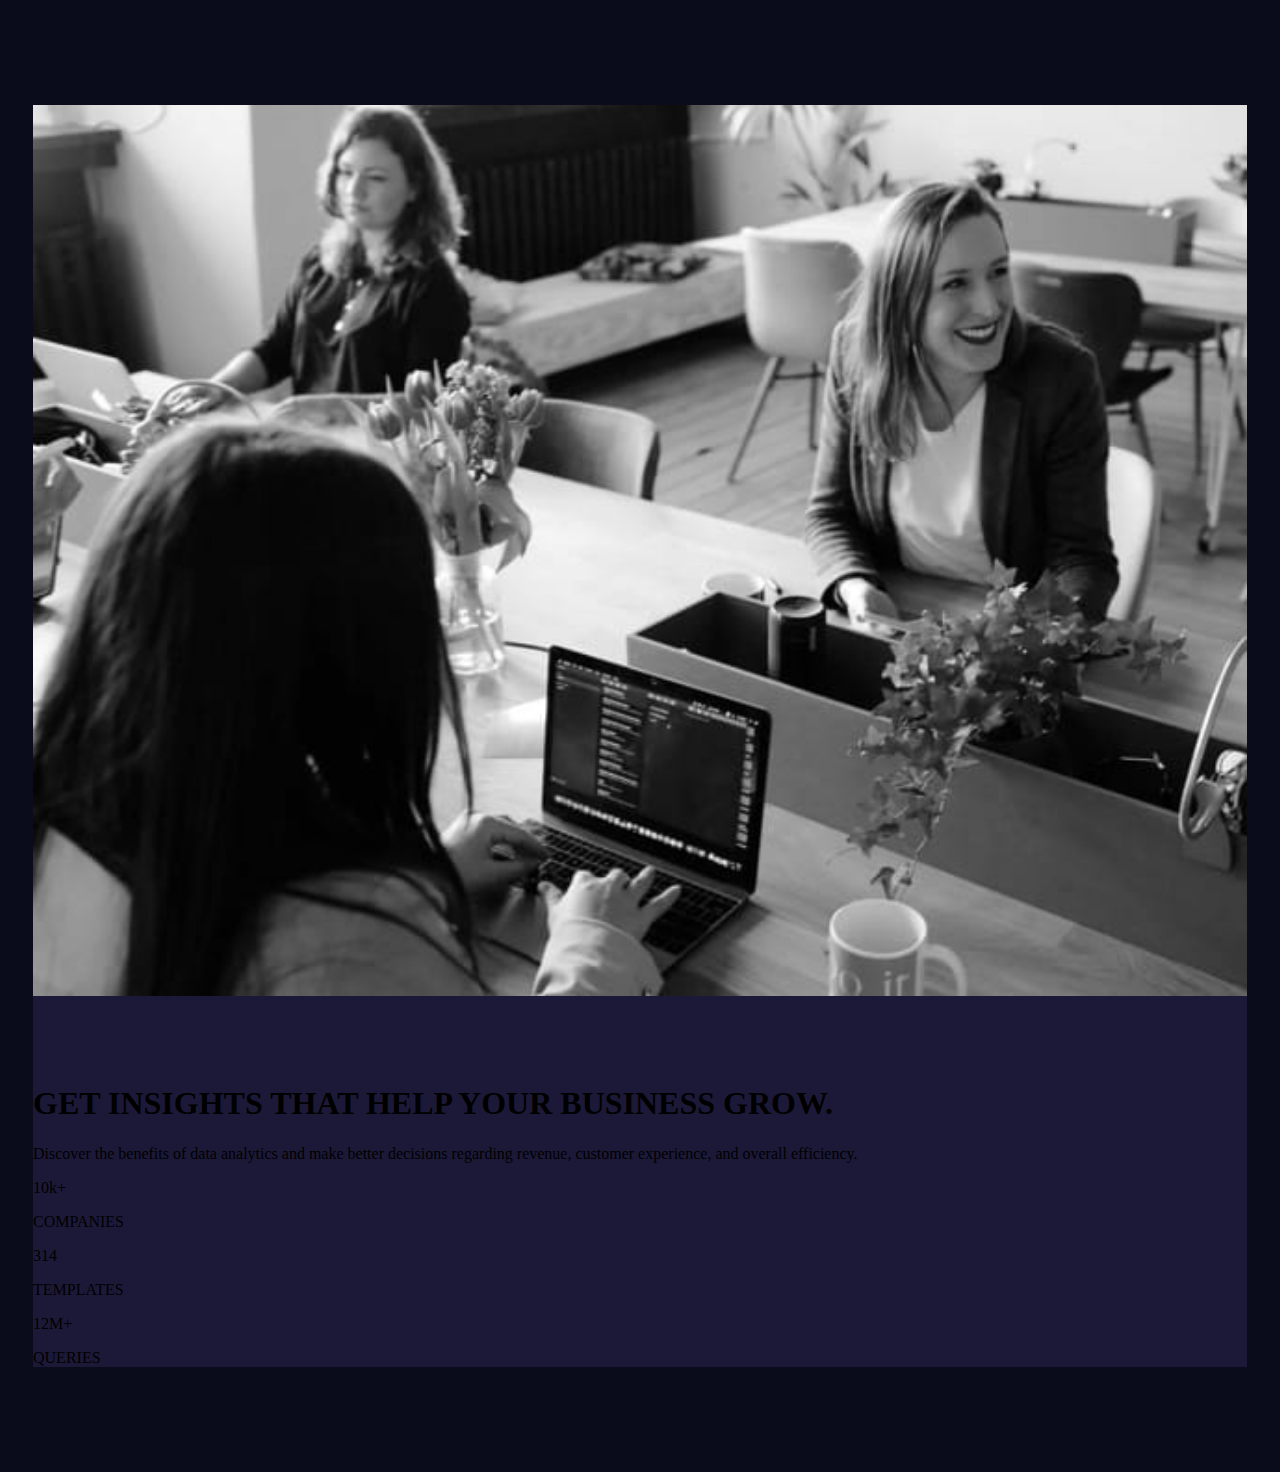
<file: challenge-1/index.html>
<!DOCTYPE html>
<html lang="en">
    <head>
        <meta charset="UTF-8" />
        <meta http-equiv="X-UA-Compatible" content="IE=edge" />
        <meta name="viewport" content="width=device-width, initial-scale=1.0" />
        <link rel="stylesheet" href="styles.css" />
        <title>Challenge 1</title>
    </head>
    <body>
        <div class="container">
            <div class="image">
                <img src="images/image-header-mobile.jpg" alt="header image" />
            </div>
            <div class="text">
                <h1>Get insights that help your business grow.</h1>
                <p>
                    Discover the benefits of data analytics and make better
                    decisions regarding revenue, customer experience, and
                    overall efficiency.
                </p>
                <div class="subtext">
                    <p class="subtext-heading">10k+</p>
                    <p class="subtext-text">COMPANIES</p>
                </div>
                <div class="subtext">
                    <p class="subtext-heading">314</p>
                    <p class="subtext-text">TEMPLATES</p>
                </div>
                <div class="subtext">
                    <p class="subtext-heading">12M+</p>
                    <p class="subtext-text">QUERIES</p>
                </div>
            </div>
        </div>
    </body>
</html>
</file>
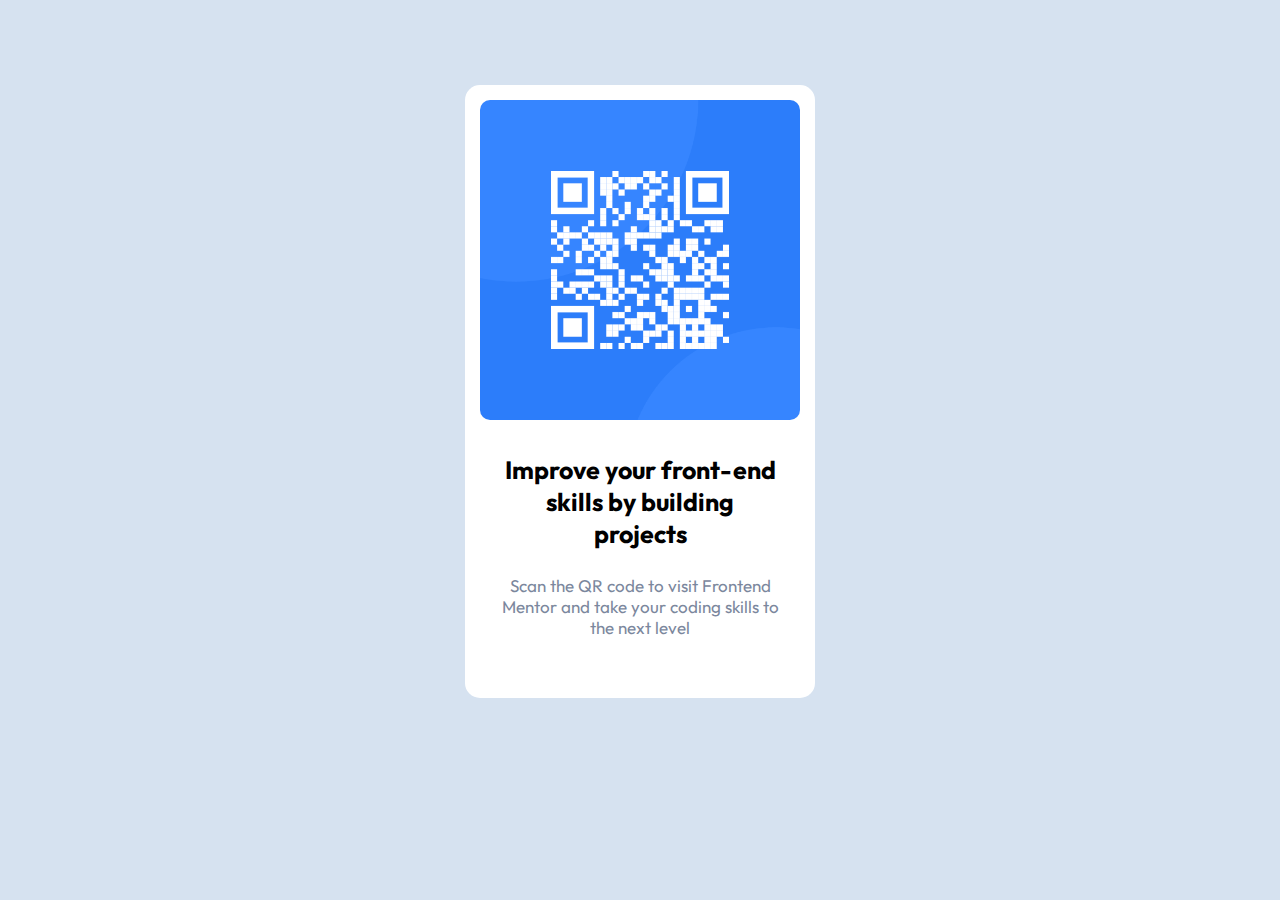
<file: qr-code-component-main/index.html>
<!DOCTYPE html>
<html lang="en">
    <head>
        <meta charset="UTF-8" />
        <meta name="viewport" content="width=device-width, initial-scale=1.0" />
        <link
            rel="icon"
            type="image/png"
            sizes="32x32"
            href="./images/favicon-32x32.png"
        />
        <link
            rel="stylesheet"
            href="https://fonts.googleapis.com/css?family=Outfit"
        />
        <link rel="stylesheet" href="./css/style.css" />
        <title>Frontend Mentor | QR code component</title>
    </head>
    <body>
        <div class="qr">
            <div class="qr-image-wrapper">
                <img src="./images/image-qr-code.png" alt="QR Code" />
            </div>
            <div class="qr-text">
                <h1 class="qr-heading">
                    Improve your front-end skills by building projects
                </h1>
                <p class="qr-description">
                    Scan the QR code to visit Frontend Mentor and take your
                    coding skills to the next level
                </p>
            </div>
        </div>
    </body>
</html>
</file>
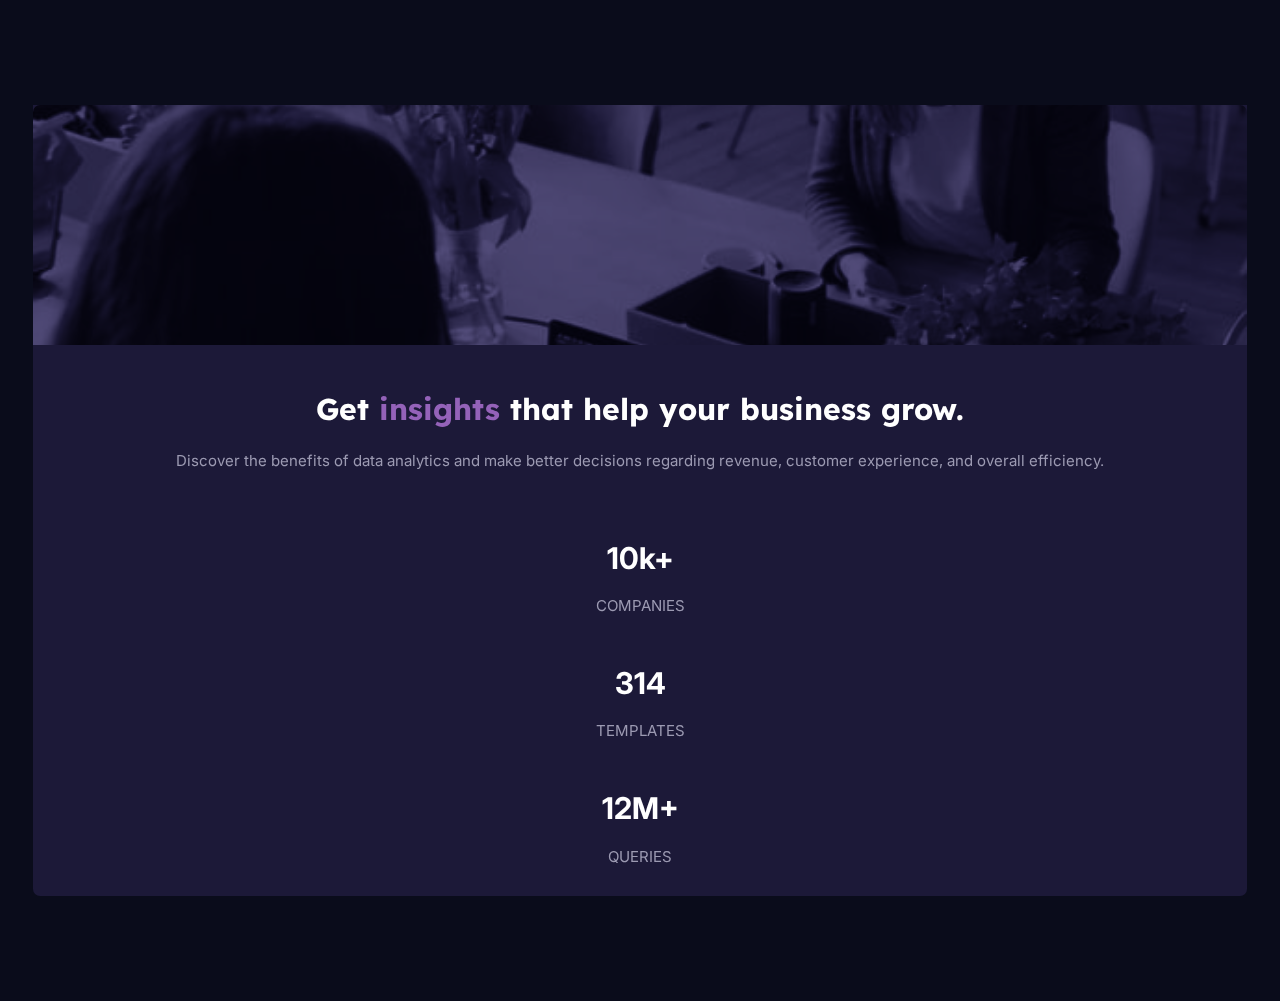
<file: Stats preview card component/index.html>
<!DOCTYPE html>
<html lang="en">
    <head>
        <meta charset="UTF-8" />
        <meta http-equiv="X-UA-Compatible" content="IE=edge" />
        <meta name="viewport" content="width=device-width, initial-scale=1.0" />
        <link
            rel="icon"
            type="image/png"
            sizes="32x32"
            href="./images/favicon-32x32.png"
        />
        <link
            rel="stylesheet"
            href="https://fonts.googleapis.com/css?family=Lexend Deca|Inter"
        />
        <link rel="stylesheet" href="styles.css" />
        <title>Status preview card component</title>
    </head>
    <body>
        <div class="container">
            <div class="image"></div>
            <div class="text">
                <div class="text-inner">
                    <h1 class="text-heading">
                        Get <span>insights</span> that help your business grow.
                    </h1>
                    <p class="description">
                        Discover the benefits of data analytics and make better
                        decisions regarding revenue, customer experience, and
                        overall efficiency.
                    </p>
                    <div class="subtext-wrapper">
                        <div class="subtext">
                            <h1 class="subtext-heading">10k+</h1>
                            <p class="subtext-text">Companies</p>
                        </div>
                        <div class="subtext">
                            <h1 class="subtext-heading">314</h1>
                            <p class="subtext-text">Templates</p>
                        </div>
                        <div class="subtext">
                            <h1 class="subtext-heading">12M+</h1>
                            <p class="subtext-text">Queries</p>
                        </div>
                    </div>
                </div>
            </div>
        </div>
    </body>
</html>
</file>
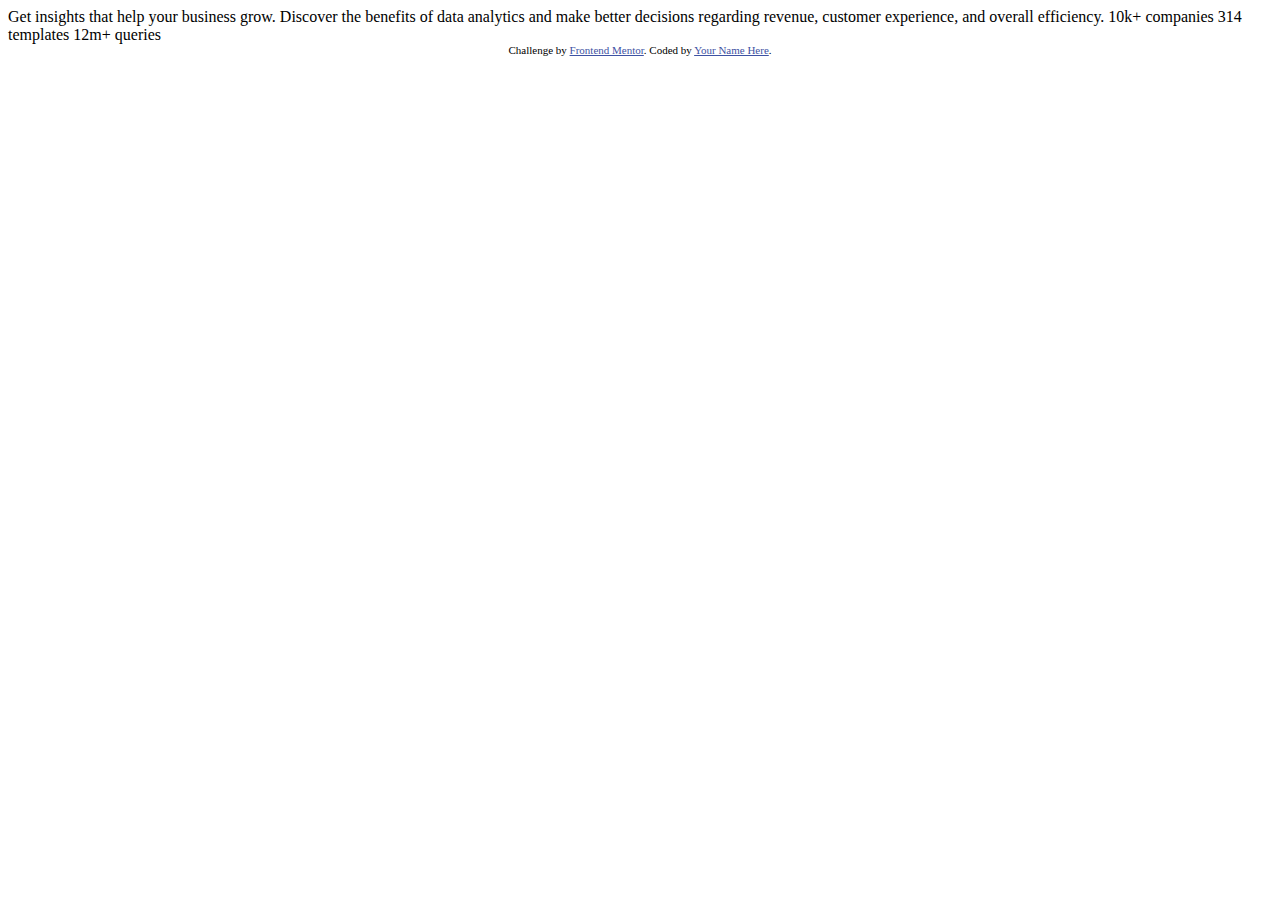
<file: challenge-1/assets/index.html>
<!DOCTYPE html>
<html lang="en">
<head>
  <meta charset="UTF-8">
  <meta name="viewport" content="width=device-width, initial-scale=1.0"> <!-- displays site properly based on user's device -->

  <link rel="icon" type="image/png" sizes="32x32" href="./images/favicon-32x32.png">
  
  <title>Frontend Mentor | Stats preview card component</title>

  <!-- Feel free to remove these styles or customise in your own stylesheet 👍 -->
  <style>
    .attribution { font-size: 11px; text-align: center; }
    .attribution a { color: hsl(228, 45%, 44%); }
  </style>
</head>
<body>

  Get insights that help your business grow.

  Discover the benefits of data analytics and make better decisions regarding revenue, customer 
  experience, and overall efficiency.

  10k+ companies
  314 templates
  12m+ queries

  <div class="attribution">
    Challenge by <a href="https://www.frontendmentor.io?ref=challenge" target="_blank">Frontend Mentor</a>. 
    Coded by <a href="#">Your Name Here</a>.
  </div>
</body>
</html>
</file>
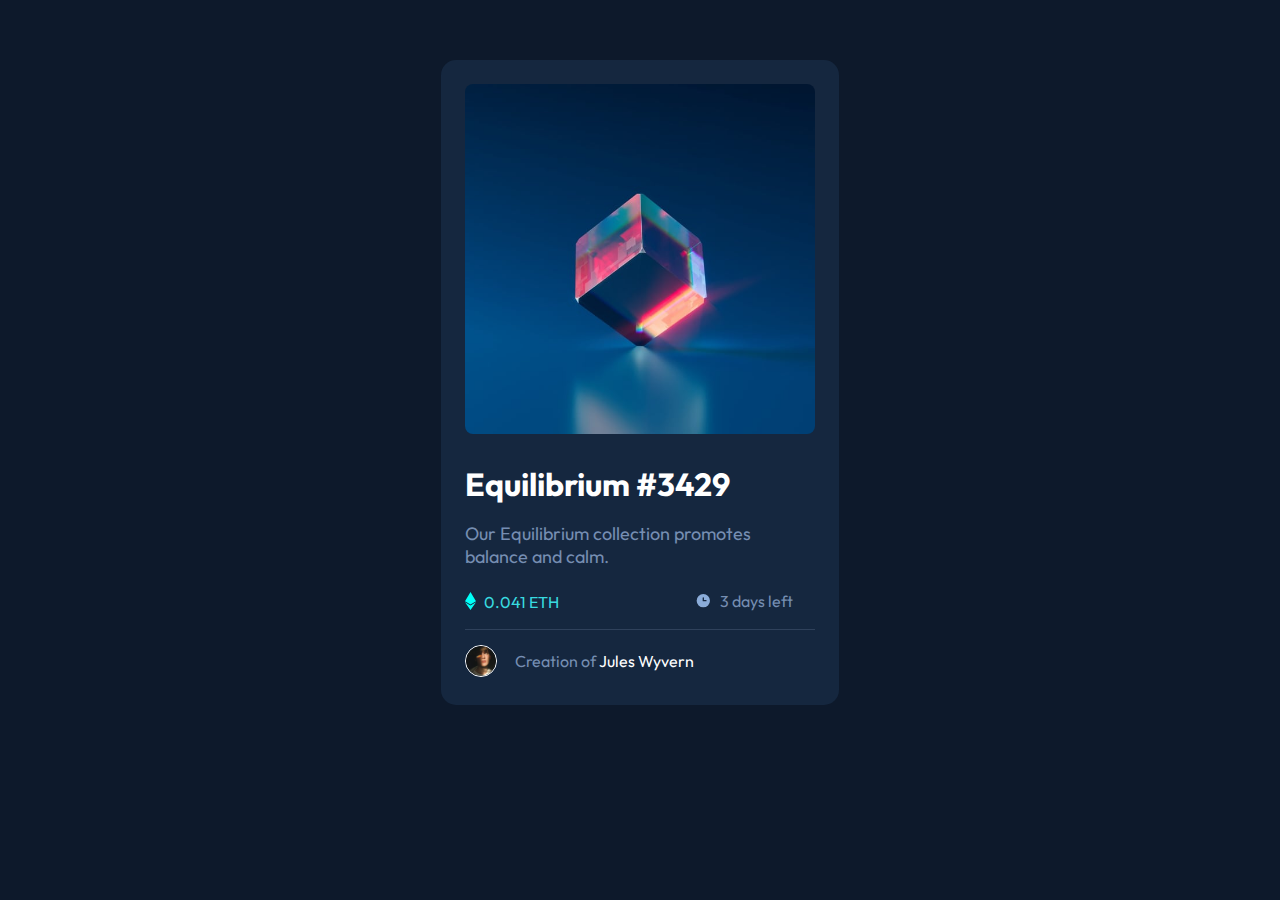
<file: nft-preview-card-component-main/nft-preview-card-component-main/index.html>
<!DOCTYPE html>
<html lang="en">
    <head>
        <meta charset="UTF-8" />
        <meta name="viewport" content="width=device-width, initial-scale=1.0" />
        <!-- displays site properly based on user's device -->

        <link
            rel="icon"
            type="image/png"
            sizes="32x32"
            href="./images/favicon-32x32.png"
        />
        <link
            rel="stylesheet"
            href="https://fonts.googleapis.com/css?family=Outfit"
        />
        <link rel="stylesheet" href="./css/styles.css" />

        <title>Frontend Mentor | NFT preview card component</title>
    </head>
    <body>
        <div class="nft">
            <div class="nft-image-wrapper">
                <div class="nft-overlay">
                    <img src="./images/icon-view.svg" alt="Icon View" />
                </div>
                <div class="nft-image">
                    <img
                        src="./images/image-equilibrium.jpg"
                        alt="Equilibrium"
                    />
                </div>
            </div>
            <div class="nft-text">
                <h1 class="nft-heading">Equilibrium #3429</h1>
                <p class="nft-description">
                    Our Equilibrium collection promotes balance and calm.
                </p>
                <div class="nft-info">
                    <div class="nft-eth">
                        <img src="./images/icon-ethereum.svg" alt="Icon ETH" />
                        <p>0.041 ETH</p>
                    </div>
                    <div class="nft-days">
                        <img src="./images/icon-clock.svg" alt="Icon Clock" />
                        <p>3 days left</p>
                    </div>
                </div>
                <div class="nft-author">
                    <img src="./images/image-avatar.png" alt="Avatar" />
                    <p>Creation of <span>Jules Wyvern</span></p>
                </div>
            </div>
        </div>
    </body>
</html>
</file>
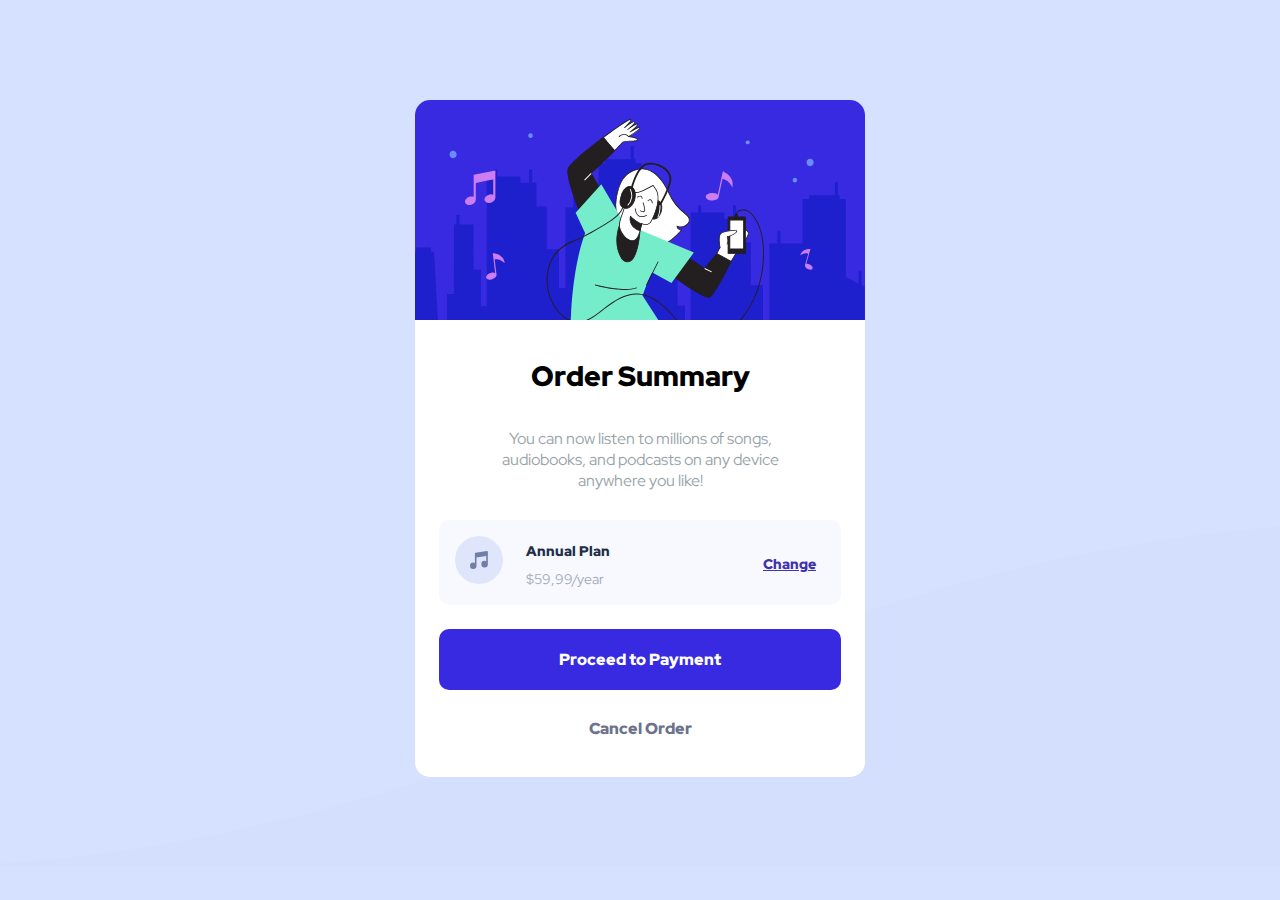
<file: order-summary-component-main/order-summary-component-main/index.html>
<!DOCTYPE html>
<html lang="en">
    <head>
        <meta charset="UTF-8" />
        <meta name="viewport" content="width=device-width, initial-scale=1.0" />
        <!-- displays site properly based on user's device -->

        <link
            rel="icon"
            type="image/png"
            sizes="32x32"
            href="./images/favicon-32x32.png"
        />
        <link rel="stylesheet" href="./css/styles.css" />
        <link
            rel="stylesheet"
            href="https://fonts.googleapis.com/css?family=Red+Hat+Display"
        />
        <title>Frontend Mentor | Order summary card</title>
    </head>
    <body>
        <div class="order">
            <img
                class="order-hero-image"
                src="./images/illustration-hero.svg"
                alt="Ilustration Hero"
            />
            <div class="order-inner">
                <h1 class="order-heading">Order Summary</h1>
                <p class="order-description">
                    You can now listen to millions of songs, audiobooks, and
                    podcasts on any device anywhere you like!
                </p>
                <div class="order-plan">
                    <img
                        class="order-plan-img"
                        src="./images/icon-music.svg"
                        alt="Annual Plan Image"
                    />
                    <div class="order-annual">
                        <p class="order-annual-heading">Annual Plan</p>
                        <p class="order-annual-subheading">$59,99/year</p>
                    </div>
                    <a class="order-change" href="#">Change</a>
                </div>
                <a class="btn-payment" href="#">Proceed to Payment</a>
                <a class="btn-cancel" href="#">Cancel Order</a>
            </div>
        </div>
    </body>
</html>
</file>
<file: challenge-1/styles.css>
body {
    background-color: #0a0c1b;
    padding: 0 25px;
}

.container {
    background-color: #1c1938;
    width: 100%;
    margin: 105px 0;
}

.text h1 {
    padding-top: 85px;
    margin-top: 0;
    margin-bottom: 23px;
    text-transform: uppercase;
}

.image img {
    width: 100%;
}
</file>
<file: qr-code-component-main/css/style.css>
body {
    background-color: hsl(212, 45%, 89%);
    font-size: 15px;
    font-family: "Outfit";
    text-align: center;
}

.qr {
    background-color: hsl(0, 0%, 100%);
    padding: 15px;
    width: calc(100% - 50px);
    margin: 85px auto 85px auto;
    border-radius: 15px;
}

.qr-image-wrapper img {
    max-width: 100%;
    border-radius: 10px;
}

.qr-image-wrapper {
    margin-bottom: 30px;
}

.qr-description {
    color: hsl(220, 15%, 55%);
    margin-top: 0;
    margin-bottom: 45px;
}

.qr-heading {
    margin-bottom: 25px;
    font-weight: 700;
    font-size: 25px;
}

.qr-text {
    padding: 0 18px;
}

@media screen and (min-width: 376px) {
    .qr {
        width: 320px;
    }

    .qr-description {
        font-size: 17px;
    }
}
</file>
<file: Stats preview card component/styles.css>
body {
    background-color: #0a0c1b;
    padding: 0 25px;
    color: white;
    font-family: Inter;
    font-size: 15px;
}

.container {
    background-color: #1c1938;
    width: 100%;
    margin: 105px 0;
    border-radius: 0 0 7px 7px;
}

.text {
    text-align: center;
    padding: 0 30px;
}

.text .text-heading {
    margin-top: 45px;
    margin-bottom: 23px;
    font-family: Lexend Deca;
}

.text-heading span {
    color: #9462b9;
}

.image {
    width: 100%;
    background-image: url('./images/image-header-mobile.jpg');
    min-height: 240px;
    background-size: cover;
    background-position: center;
    border-radius: 7px 7px 0 0;
    mix-blend-mode: soft-light;
}

.subtext p {
    text-transform: uppercase;
}

.text p {
    color: #9c9ab2;
}

.description {
    margin-bottom: 50px;
}

.subtext-wrapper {
    display: flex;
    flex-direction: column;
}

.subtext-wrapper .subtext {
    margin-bottom: 30px;
}

.subtext-text {
    margin-bottom: 0;
}

@media only screen and (min-width: 1440px) {
    .image {
        width: 50%;
        border-radius: 0 7px 7px 0;
    }

    .text {
        width: 50%;
        text-align: left;
        padding: 0;
    }

    .text-inner {
        padding-left: 75px;
        padding-right: 120px;
    }

    .text .text-heading {
        margin-top: 80px;
        margin-bottom: 40px;
    }

    .container {
        width: 1100px;
        margin: 175px auto;
        display: flex;
        flex-direction: row-reverse;
        border-radius: 7px;
    }

    .subtext-wrapper {
        flex-direction: row;
    }

    .description {
        margin-bottom: 75px;
    }

    .subtext {
        width: 33.3%;
        margin-bottom: 65px;
    }

    .subtext-heading {
        margin-bottom: 15px;
        margin-top: 0;
    }
}
</file>
<file: nft-preview-card-component-main/nft-preview-card-component-main/css/styles.css>
body {
    background-color: hsl(217, 54%, 11%);
    font-family: "Outfit";
    color: white;
}

.nft {
    width: calc(100% - 48px);
    background-color: #15273f;
    padding: 24px;
    border-radius: 15px;
    margin: 60px auto;
}

.nft-image img {
    max-width: 100%;
    margin: 0 auto 30px auto;
    display: block;
    border-radius: 8px;
}

.nft-heading {
    margin: 0;
    cursor: pointer;
}

.nft-heading:hover {
    color: #2cfffc;
}

.nft-description {
    color: #768eb2;
    margin-bottom: 24px;
}

.nft-info {
    display: flex;
    margin-bottom: 15px;
    border-bottom: 1px solid hsl(215, 32%, 27%);
    padding-bottom: 15px;
}

.nft-eth,
.nft-days {
    width: 50%;
}

.nft-days {
    margin-left: 110px;
}

.nft-eth p {
    padding-left: 5px;
    display: inline-block;
    position: relative;
    top: -2px;
    color: #38dbe0;
    margin: 0;
}

.nft-days p {
    padding-left: 5px;
    display: inline-block;
    position: relative;
    top: -2px;
    color: #768eb2;
    margin: 0;
}

.nft-author {
    margin-top: 10px;
}

.nft-author p {
    color: #768eb2;
    display: inline-block;
    position: relative;
    top: -10px;
    margin: 0;
}

.nft-author p span {
    color: white;
    cursor: pointer;
}

.nft-author img {
    width: 30px;
    border-radius: 50%;
    border: 1px solid white;
    margin-right: 15px;
}

@media screen and (min-width: 351px) {
    .nft {
        width: 350px;
    }

    .nft-description {
        font-size: 18px;
    }

    .nft-image-wrapper {
        position: relative;
    }

    .nft-image-wrapper:hover .nft-overlay {
        display: block;
    }

    .nft-overlay {
        display: none;
        position: absolute;
        width: 100%;
        height: 100%;
        background-color: #0198abba;
        border-radius: 8px;
        cursor: pointer;
    }

    .nft-overlay img {
        position: absolute;
        left: 50%;
        top: 50%;
        transform: translate(-50%, -50%);
    }
}
</file>
<file: order-summary-component-main/order-summary-component-main/css/styles.css>
body {
    background-color: #d4dffd;
    font-family: "Red Hat Display";
    font-size: 16px;
}

.order {
    width: calc(100% - 48px);
    margin: 70px auto;
    background-color: white;
    border-radius: 15px;
}

.order-hero-image {
    max-width: 100%;
    border-radius: 15px 15px 0 0;
    margin: 0 auto;
    display: block;
}

.order-inner {
    padding: 0 24px;
    display: flex;
    flex-direction: column;
}

.order-heading {
    text-align: center;
    font-weight: 900;
    font-size: 28px;
    margin-top: 37px;
    margin-bottom: 33px;
}

.order-description {
    text-align: center;
    color: #99a4aa;
    margin-top: 0;
    margin-bottom: 30px;
}

.order-plan {
    background-color: #f8f9fe;
    padding: 16px;
    border-radius: 10px;
    margin-bottom: 24px;
}

.order-plan-img,
.order-annual,
.order-change {
    display: inline-block;
}

.order-annual p {
    font-size: 14px;
}

.order-annual-heading {
    font-weight: 900;
    color: #222e48;
    margin-top: 0;
    margin-bottom: 10px;
}

.order-change {
    position: relative;
    top: -15px;
    color: #4031ae;
    font-size: 14px;
    font-weight: 900;
}

.order-annual-subheading {
    color: #a3aabd;
    margin: 0;
}

.order-annual {
    margin-right: 24px;
}

.order-plan-img {
    margin-right: 20px;
}

.btn-payment {
    display: block;
    background-color: #382ae1;
    color: white;
    padding-top: 20px;
    padding-bottom: 20px;
    text-align: center;
    text-decoration: none;
    font-weight: 900;
    border-radius: 10px;
    margin-bottom: 28px;
}

.btn-cancel {
    text-align: center;
    color: #6d738b;
    font-weight: 900;
    text-decoration: none;
    margin-bottom: 38px;
}

@media screen and (min-width: 451px) {
    body {
        background-image: url("../images/pattern-background-desktop.svg");
        background-position: top;
        background-size: cover;
    }

    .order {
        margin-top: 100px;
        margin-bottom: 90px;
        max-width: 450px;
    }

    .order-annual {
        margin-right: 150px;
    }

    .order-description {
        width: 80%;
        margin: 0 auto;
        margin-bottom: 29px;
    }

    .btn-payment:hover {
        background-color: #766bf5;
    }

    .btn-cancel:hover {
        color: #212a47;
    }

    .order-change:hover {
        color: #968af6;
        text-decoration: none;
    }
}
</file>
